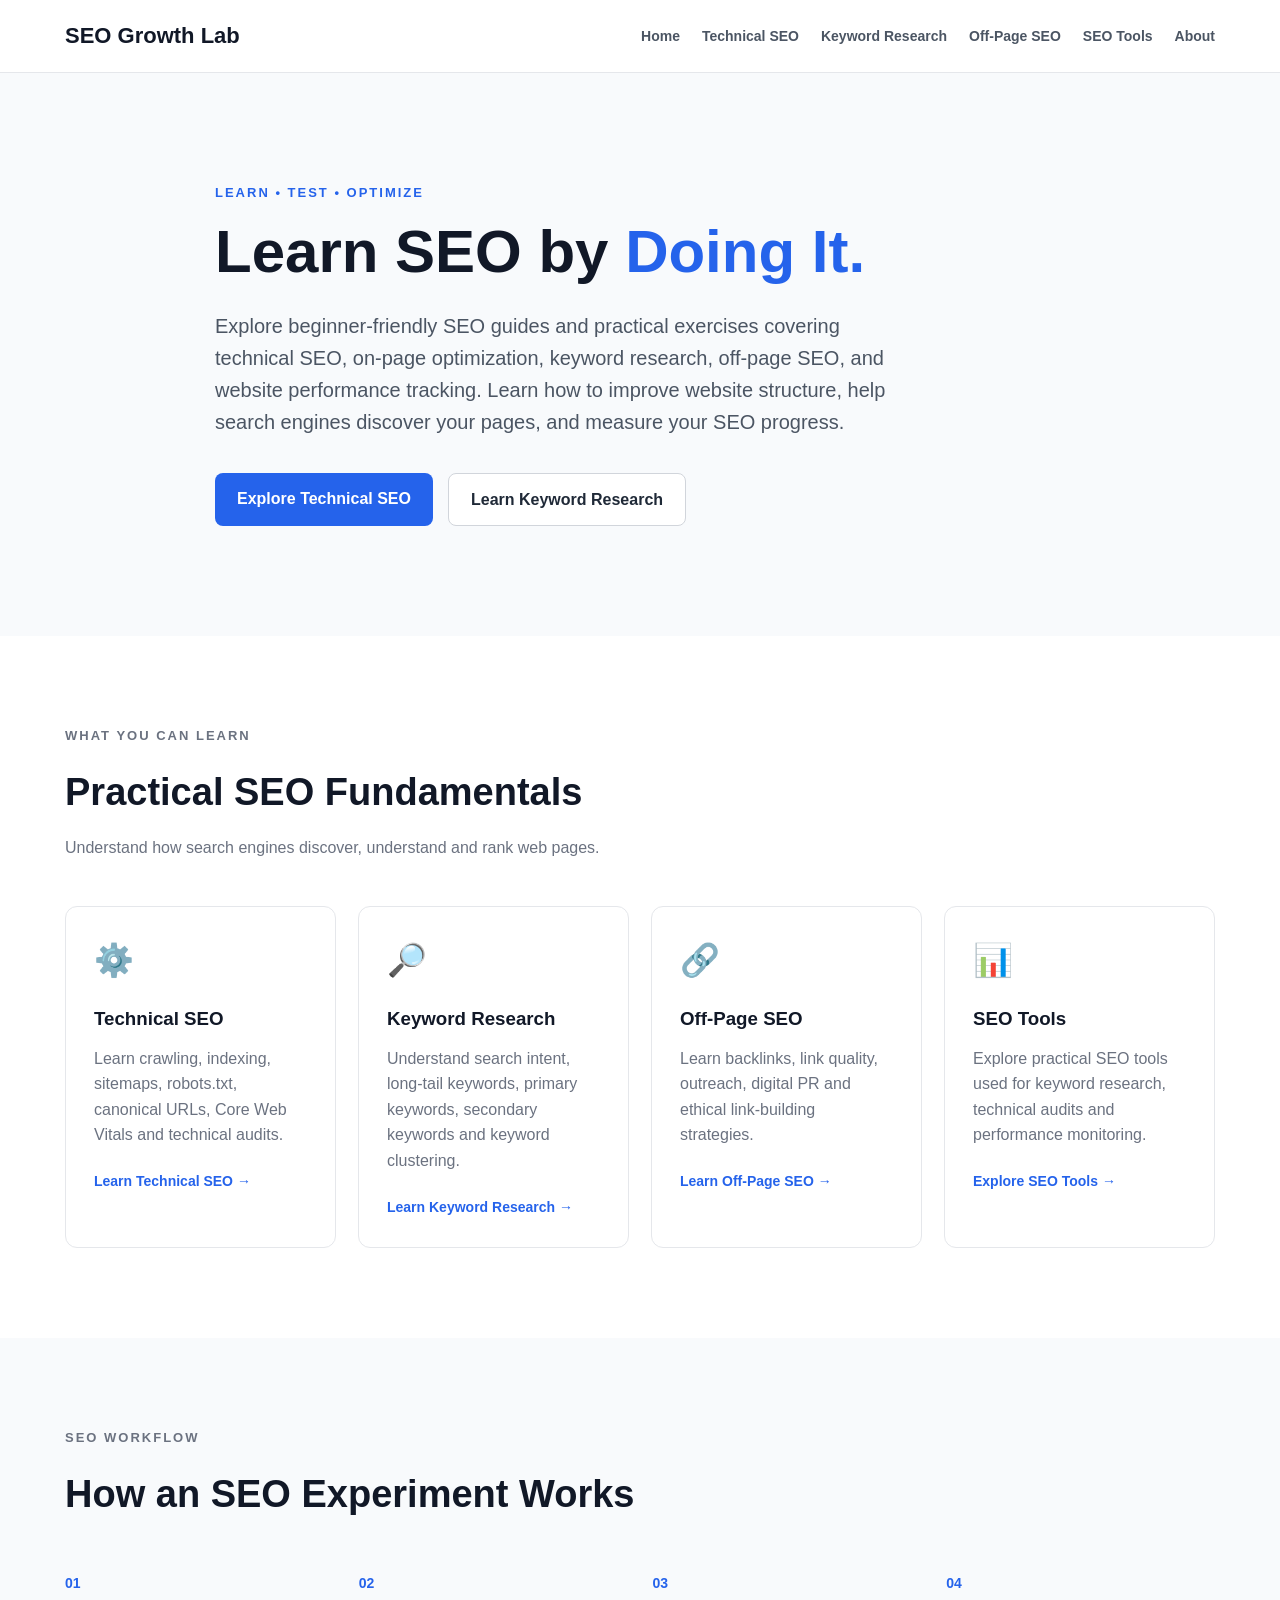
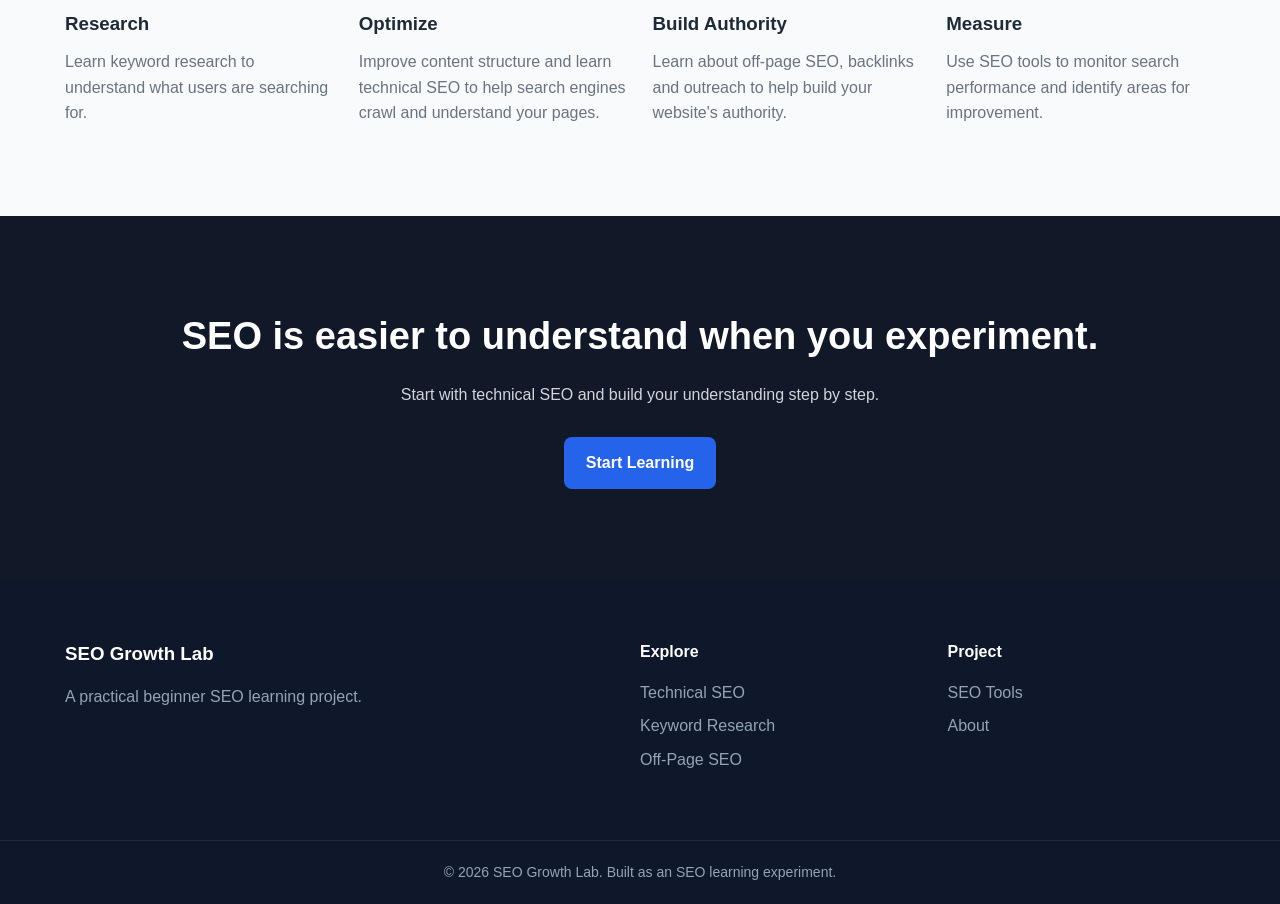
<file: index.html>
<!DOCTYPE html>
<html lang="en">

<head>

    <meta charset="UTF-8">

    <meta name="viewport" content="width=device-width, initial-scale=1.0">
    <meta name="google-site-verification" content="wiXPfXREW62_UJSF7Dm9DolLZXf7I7LOXOorMlqfQN0" />

    <title>SEO Growth Lab | Beginner SEO Learning Hub</title>

    <meta name="description"
          content="Learn SEO basics, technical SEO, keyword research and off-page SEO with practical beginner-friendly guides.">

    <meta name="robots" content="index, follow">

    <link rel="canonical" href="https://dhanalakshmi-ravi.github.io/seo-growth-lab/">

    <link rel="stylesheet" href="css/style.css">

    <!-- Basic Organization Schema -->
    <script type="application/ld+json">
    {
        "@context": "https://schema.org",
        "@type": "WebSite",
        "name": "SEO Growth Lab",
        "description": "A beginner-friendly learning hub for SEO.",
        "url": "https://dhanalakshmi-ravi.github.io/seo-growth-lab/"
    }
    </script>

</head>

<body>

<header class="header">

    <div class="container nav-container">

        <a href="index.html" class="logo">
            SEO Growth Lab
        </a>

        <nav>
            <a href="index.html">Home</a>
            <a href="technical-seo.html">Technical SEO</a>
            <a href="keyword-research.html">Keyword Research</a>
            <a href="off-page-seo.html">Off-Page SEO</a>
            <a href="seo-tools.html">SEO Tools</a>
            <a href="about.html">About</a>
        </nav>

    </div>

</header>


<main>

    <!-- HERO -->

    <section class="hero">

        <div class="container hero-content">

            <p class="eyebrow">LEARN • TEST • OPTIMIZE</p>

            <h1>
                Learn SEO by
                <span>Doing It.</span>
            </h1>

            <p class="hero-text">
                 Explore beginner-friendly SEO guides and practical exercises
                 covering technical SEO, on-page optimization, keyword research,
                 off-page SEO, and website performance tracking. Learn how to
                 improve website structure, help search engines discover your pages,
                 and measure your SEO progress.
            </p>

            <div class="hero-buttons">

                <a href="technical-seo.html" class="btn primary">
                    Explore Technical SEO
                </a>

                <a href="keyword-research.html" class="btn secondary">
                    Learn Keyword Research
                </a>

            </div>

        </div>

    </section>


    <!-- TOPICS -->

    <section class="section">

        <div class="container">

            <div class="section-heading">

                <p class="eyebrow">WHAT YOU CAN LEARN</p>

                <h2>
                    Practical SEO Fundamentals
                </h2>

                <p>
                    Understand how search engines discover,
                    understand and rank web pages.
                </p>

            </div>


            <div class="cards">

                <article class="card">

                    <div class="card-icon">⚙️</div>

                    <h3>Technical SEO</h3>

                    <p>
                        Learn crawling, indexing, sitemaps,
                        robots.txt, canonical URLs, Core Web Vitals
                        and technical audits.
                    </p>

                    <a href="technical-seo.html">
                        Learn Technical SEO →
                    </a>

                </article>


                <article class="card">

                    <div class="card-icon">🔎</div>

                    <h3>Keyword Research</h3>

                    <p>
                        Understand search intent, long-tail keywords,
                        primary keywords, secondary keywords and
                        keyword clustering.
                    </p>

                    <a href="keyword-research.html">
                        Learn Keyword Research →
                    </a>

                </article>


                <article class="card">

                    <div class="card-icon">🔗</div>

                    <h3>Off-Page SEO</h3>

                    <p>
                        Learn backlinks, link quality, outreach,
                        digital PR and ethical link-building strategies.
                    </p>

                    <a href="off-page-seo.html">
                        Learn Off-Page SEO →
                    </a>

                </article>


                <article class="card">

                    <div class="card-icon">📊</div>

                    <h3>SEO Tools</h3>

                    <p>
                        Explore practical SEO tools used for
                        keyword research, technical audits and
                        performance monitoring.
                    </p>

                    <a href="seo-tools.html">
                        Explore SEO Tools →
                    </a>

                </article>

            </div>

        </div>

    </section>


    <!-- SEO PROCESS -->

    <section class="section light">

        <div class="container">

            <div class="section-heading">

                <p class="eyebrow">SEO WORKFLOW</p>

                <h2>How an SEO Experiment Works</h2>

            </div>


            <div class="process">

                <div class="process-step">

                    <span>01</span>

                    <h3>Research</h3>

                    <p>
                        Learn <a href="keyword-research.html">keyword research</a>
                        to understand what users are searching for.
                    </p>

                </div>


                <div class="process-step">

                    <span>02</span>

                    <h3>Optimize</h3>

                    <p>
                        Improve content structure and learn
                        <a href="technical-seo.html">technical SEO</a>
                        to help search engines crawl and understand your pages.
                    </p>

                </div>


                <div class="process-step">

                    <span>03</span>

                    <h3>Build Authority</h3>

                    <p>
                        Learn about <a href="off-page-seo.html">off-page SEO</a>,
                        backlinks and outreach to help build your website's authority.
                    </p>

                </div>


                <div class="process-step">

                    <span>04</span>

                    <h3>Measure</h3>

                    <p>
                         Use <a href="seo-tools.html">SEO tools</a> to monitor
                         search performance and identify areas for improvement.
                    </p>

                </div>

            </div>

        </div>

    </section>


    <!-- CTA -->

    <section class="cta">

        <div class="container">

            <h2>
                SEO is easier to understand when you experiment.
            </h2>

            <p>
                Start with technical SEO and build your understanding
                step by step.
            </p>

            <a href="technical-seo.html" class="btn primary">
                Start Learning
            </a>

        </div>

    </section>

</main>


<footer>

    <div class="container footer-content">

        <div>

            <h3>SEO Growth Lab</h3>

            <p>
                A practical beginner SEO learning project.
            </p>

        </div>


        <div>

            <h4>Explore</h4>

            <a href="technical-seo.html">Technical SEO</a>
            <a href="keyword-research.html">Keyword Research</a>
            <a href="off-page-seo.html">Off-Page SEO</a>

        </div>


        <div>

            <h4>Project</h4>

            <a href="seo-tools.html">SEO Tools</a>
            <a href="about.html">About</a>

        </div>

    </div>


    <div class="copyright">

        <p>
            © 2026 SEO Growth Lab. Built as an SEO learning experiment.
        </p>

    </div>

</footer>


</body>
</html>
</file>
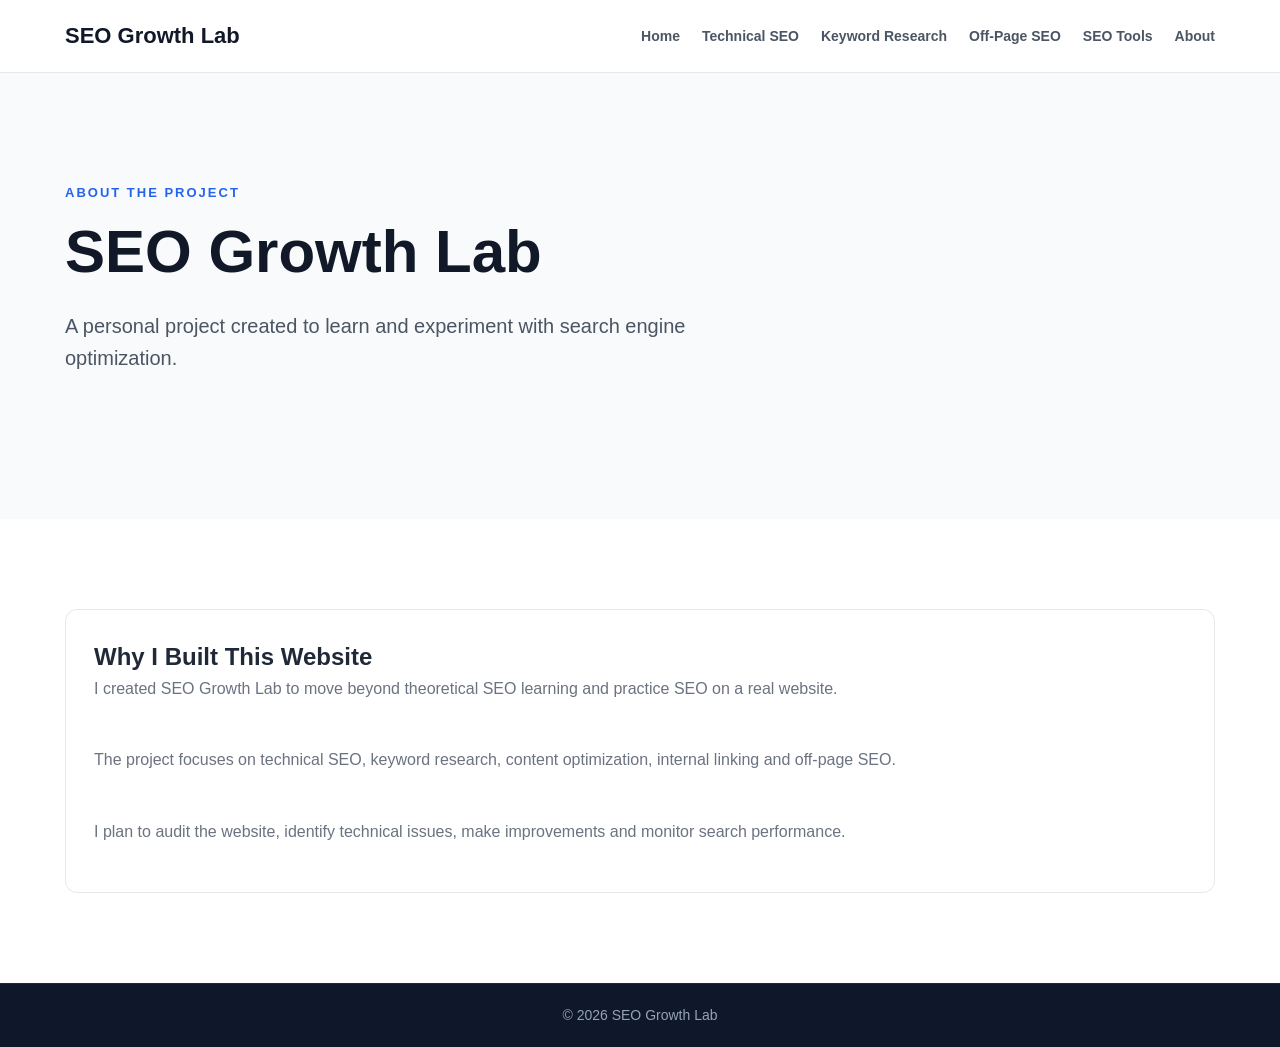
<file: about.html>
<!DOCTYPE html>
<html lang="en">

<head>

    <meta charset="UTF-8">

    <meta name="viewport" content="width=device-width, initial-scale=1.0">

    <title>About SEO Growth Lab | SEO Learning Project</title>

    <meta name="description"
          content="Learn about the SEO Growth Lab personal SEO learning and experimentation project.">

    <meta name="robots" content="index, follow">

    <link rel="canonical"
          href="https://dhanalakshmi-ravi.github.io/seo-growth-lab/about.html">

    <link rel="stylesheet" href="css/style.css">

</head>

<body>

<header class="header">

    <div class="container nav-container">

        <a href="index.html" class="logo">
            SEO Growth Lab
        </a>

        <nav>
            <a href="index.html">Home</a>
            <a href="technical-seo.html">Technical SEO</a>
            <a href="keyword-research.html">Keyword Research</a>
            <a href="off-page-seo.html">Off-Page SEO</a>
            <a href="seo-tools.html">SEO Tools</a>
            <a href="about.html">About</a>
        </nav>

    </div>

</header>


<main>

<section class="hero">

    <div class="container">

        <p class="eyebrow">ABOUT THE PROJECT</p>

        <h1>SEO Growth Lab</h1>

        <p class="hero-text">
            A personal project created to learn and experiment
            with search engine optimization.
        </p>

    </div>

</section>


<section class="section">

    <div class="container">

        <div class="card">

            <h2>Why I Built This Website</h2>

            <p>
                I created SEO Growth Lab to move beyond theoretical
                SEO learning and practice SEO on a real website.
            </p>

            <br>

            <p>
                The project focuses on technical SEO, keyword research,
                content optimization, internal linking and off-page SEO.
            </p>

            <br>

            <p>
                I plan to audit the website, identify technical issues,
                make improvements and monitor search performance.
            </p>

        </div>

    </div>

</section>

</main>


<footer>

    <div class="copyright">

        <p>© 2026 SEO Growth Lab</p>

    </div>

</footer>

</body>

</html>
</file>
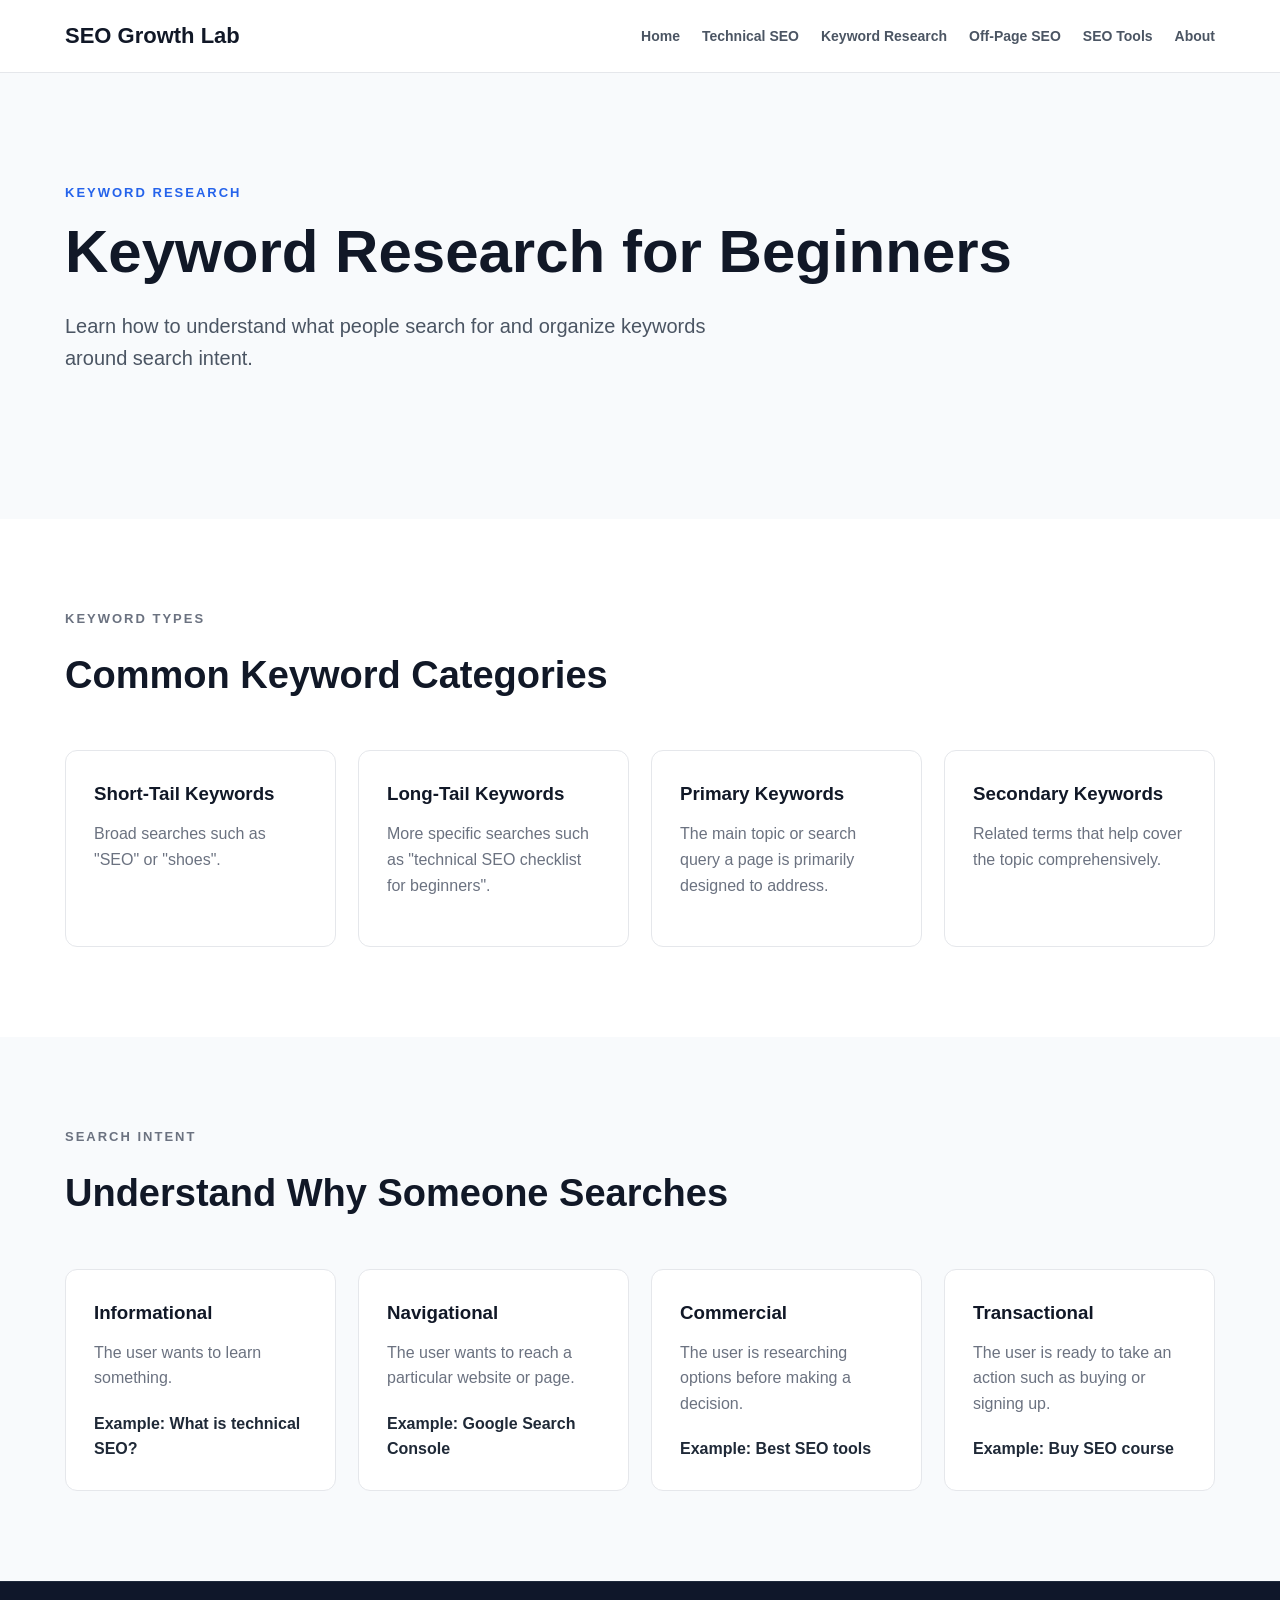
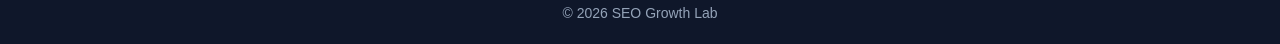
<file: keyword-research.html>
<!DOCTYPE html>
<html lang="en">

<head>

    <meta charset="UTF-8">

    <meta name="viewport" content="width=device-width, initial-scale=1.0">

    <title>Keyword Research for Beginners | SEO Growth Lab</title>

    <meta name="description"
          content="Learn keyword research, search intent, short-tail keywords, long-tail keywords and keyword clustering for SEO.">

    <meta name="robots" content="index, follow">

    <link rel="canonical"
          href="https://dhanalakshmi-ravi.github.io/seo-growth-lab/keyword-research.html">

    <link rel="stylesheet" href="css/style.css">

</head>

<body>

<header class="header">

    <div class="container nav-container">

        <a href="index.html" class="logo">SEO Growth Lab</a>

        <nav>
            <a href="index.html">Home</a>
            <a href="technical-seo.html">Technical SEO</a>
            <a href="keyword-research.html">Keyword Research</a>
            <a href="off-page-seo.html">Off-Page SEO</a>
            <a href="seo-tools.html">SEO Tools</a>
            <a href="about.html">About</a>
        </nav>

    </div>

</header>


<main>

<section class="hero">

    <div class="container">

        <p class="eyebrow">KEYWORD RESEARCH</p>

        <h1>Keyword Research for Beginners</h1>

        <p class="hero-text">
            Learn how to understand what people search for
            and organize keywords around search intent.
        </p>

    </div>

</section>


<section class="section">

    <div class="container">

        <div class="section-heading">

            <p class="eyebrow">KEYWORD TYPES</p>

            <h2>Common Keyword Categories</h2>

        </div>


        <div class="cards">

            <article class="card">

                <h3>Short-Tail Keywords</h3>

                <p>
                    Broad searches such as "SEO" or "shoes".
                </p>

            </article>


            <article class="card">

                <h3>Long-Tail Keywords</h3>

                <p>
                    More specific searches such as
                    "technical SEO checklist for beginners".
                </p>

            </article>


            <article class="card">

                <h3>Primary Keywords</h3>

                <p>
                    The main topic or search query a page is
                    primarily designed to address.
                </p>

            </article>


            <article class="card">

                <h3>Secondary Keywords</h3>

                <p>
                    Related terms that help cover the topic
                    comprehensively.
                </p>

            </article>

        </div>

    </div>

</section>


<section class="section light">

    <div class="container">

        <div class="section-heading">

            <p class="eyebrow">SEARCH INTENT</p>

            <h2>Understand Why Someone Searches</h2>

        </div>


        <div class="cards">

            <article class="card">

                <h3>Informational</h3>

                <p>
                    The user wants to learn something.
                </p>

                <strong>
                    Example: What is technical SEO?
                </strong>

            </article>


            <article class="card">

                <h3>Navigational</h3>

                <p>
                    The user wants to reach a particular
                    website or page.
                </p>

                <strong>
                    Example: Google Search Console
                </strong>

            </article>


            <article class="card">

                <h3>Commercial</h3>

                <p>
                    The user is researching options before
                    making a decision.
                </p>

                <strong>
                    Example: Best SEO tools
                </strong>

            </article>


            <article class="card">

                <h3>Transactional</h3>

                <p>
                    The user is ready to take an action such
                    as buying or signing up.
                </p>

                <strong>
                    Example: Buy SEO course
                </strong>

            </article>

        </div>

    </div>

</section>

</main>


<footer>

    <div class="copyright">

        <p>© 2026 SEO Growth Lab</p>

    </div>

</footer>

</body>

</html>
</file>
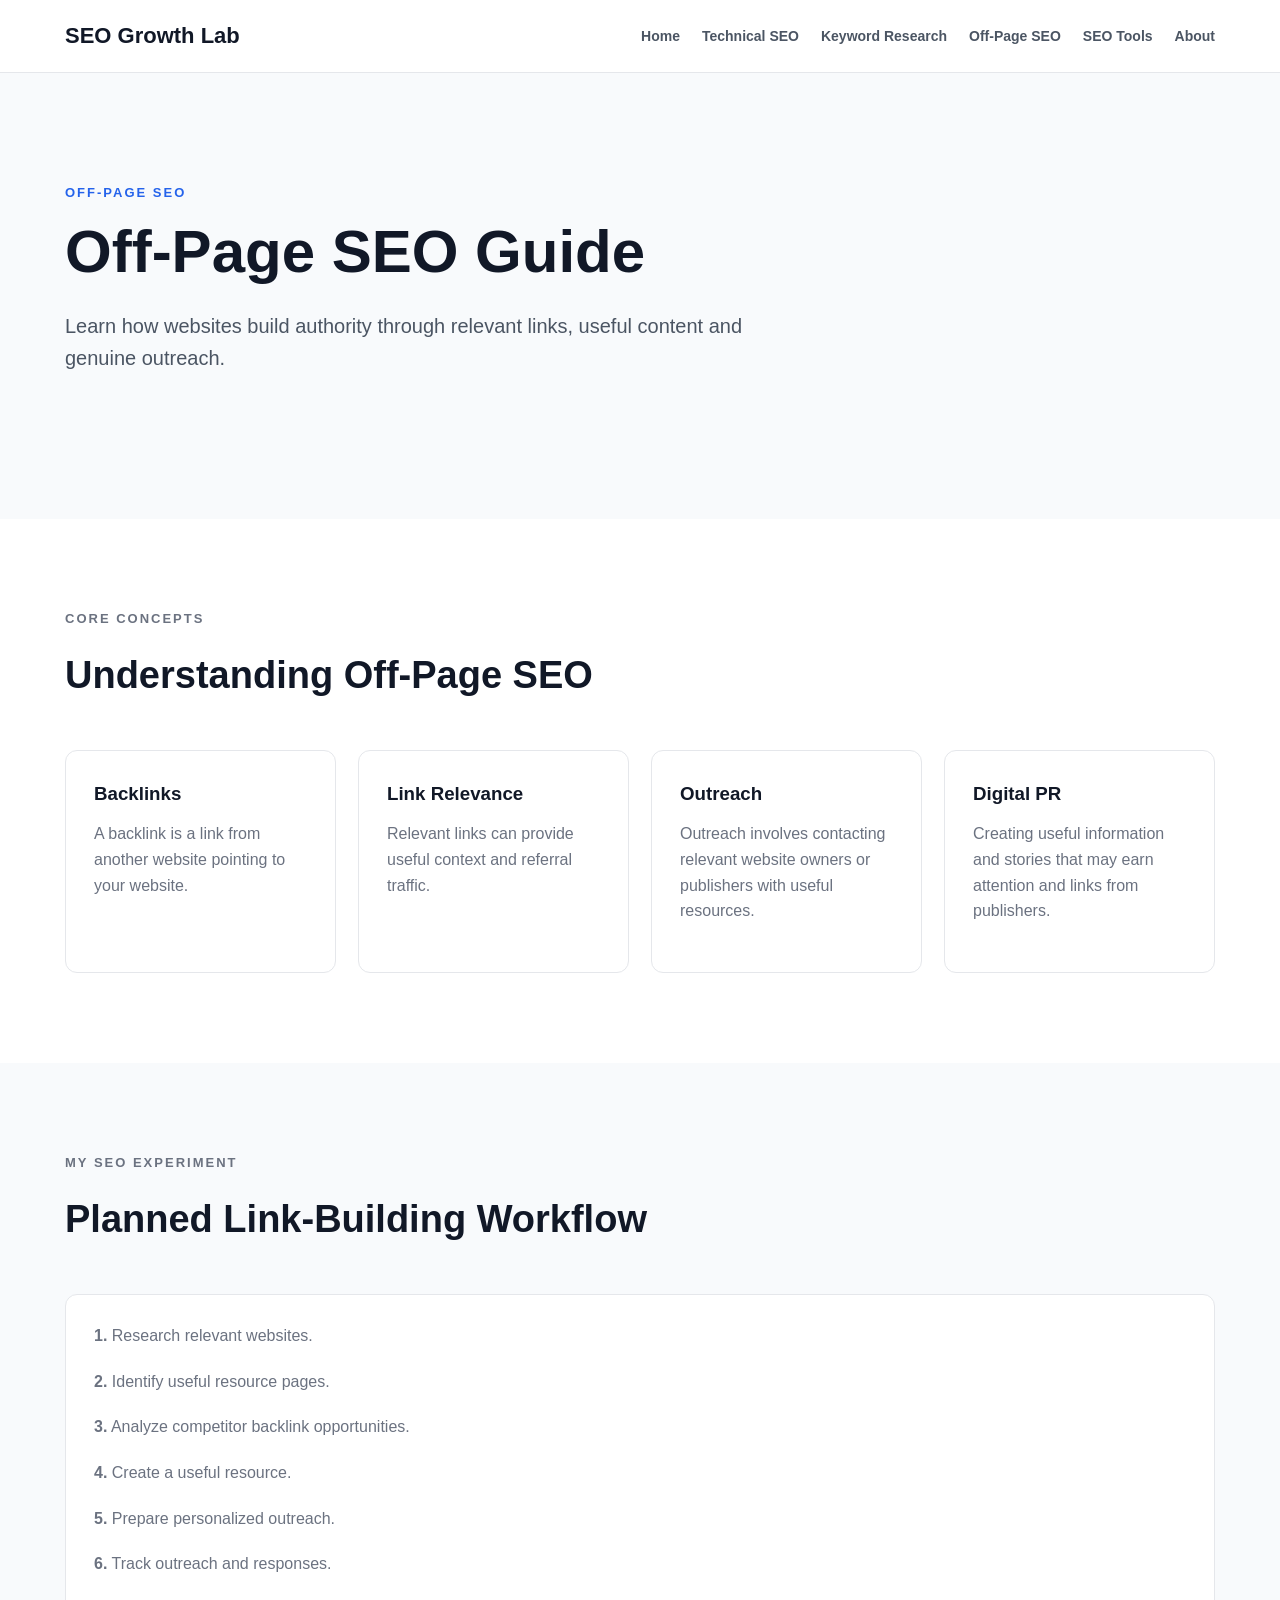
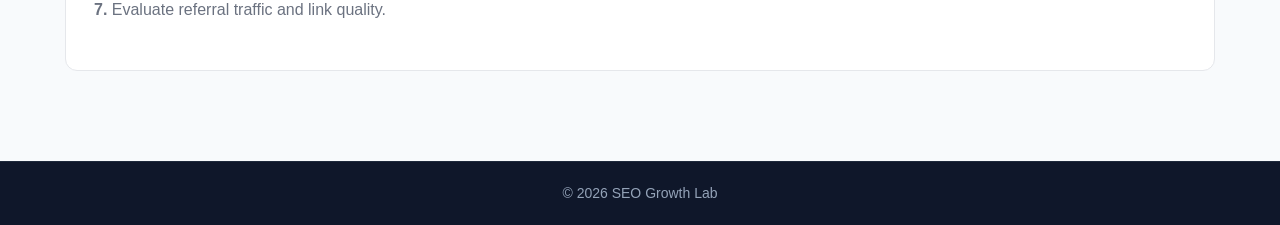
<file: off-page-seo.html>
<!DOCTYPE html>
<html lang="en">

<head>

    <meta charset="UTF-8">

    <meta name="viewport" content="width=device-width, initial-scale=1.0">

    <title>Off-Page SEO Guide | Backlinks and Outreach</title>

    <meta name="description"
          content="Learn off-page SEO fundamentals including backlinks, link quality, outreach, digital PR and ethical link building.">

    <meta name="robots" content="index, follow">

    <link rel="canonical"
          href="https://dhanalakshmi-ravi.github.io/seo-growth-lab/off-page-seo.html">

    <link rel="stylesheet" href="css/style.css">

</head>

<body>

<header class="header">

    <div class="container nav-container">

        <a href="index.html" class="logo">SEO Growth Lab</a>

        <nav>
            <a href="index.html">Home</a>
            <a href="technical-seo.html">Technical SEO</a>
            <a href="keyword-research.html">Keyword Research</a>
            <a href="off-page-seo.html">Off-Page SEO</a>
            <a href="seo-tools.html">SEO Tools</a>
            <a href="about.html">About</a>
        </nav>

    </div>

</header>


<main>

<section class="hero">

    <div class="container">

        <p class="eyebrow">OFF-PAGE SEO</p>

        <h1>Off-Page SEO Guide</h1>

        <p class="hero-text">
            Learn how websites build authority through relevant
            links, useful content and genuine outreach.
        </p>

    </div>

</section>


<section class="section">

    <div class="container">

        <div class="section-heading">

            <p class="eyebrow">CORE CONCEPTS</p>

            <h2>Understanding Off-Page SEO</h2>

        </div>


        <div class="cards">

            <article class="card">

                <h3>Backlinks</h3>

                <p>
                    A backlink is a link from another website
                    pointing to your website.
                </p>

            </article>


            <article class="card">

                <h3>Link Relevance</h3>

                <p>
                    Relevant links can provide useful context
                    and referral traffic.
                </p>

            </article>


            <article class="card">

                <h3>Outreach</h3>

                <p>
                    Outreach involves contacting relevant website
                    owners or publishers with useful resources.
                </p>

            </article>


            <article class="card">

                <h3>Digital PR</h3>

                <p>
                    Creating useful information and stories that
                    may earn attention and links from publishers.
                </p>

            </article>

        </div>

    </div>

</section>


<section class="section light">

    <div class="container">

        <div class="section-heading">

            <p class="eyebrow">MY SEO EXPERIMENT</p>

            <h2>Planned Link-Building Workflow</h2>

        </div>


        <div class="card">

            <p><strong>1.</strong> Research relevant websites.</p>

            <p><strong>2.</strong> Identify useful resource pages.</p>

            <p><strong>3.</strong> Analyze competitor backlink opportunities.</p>

            <p><strong>4.</strong> Create a useful resource.</p>

            <p><strong>5.</strong> Prepare personalized outreach.</p>

            <p><strong>6.</strong> Track outreach and responses.</p>

            <p><strong>7.</strong> Evaluate referral traffic and link quality.</p>

        </div>

    </div>

</section>

</main>


<footer>

    <div class="copyright">

        <p>© 2026 SEO Growth Lab</p>

    </div>

</footer>

</body>

</html>
</file>
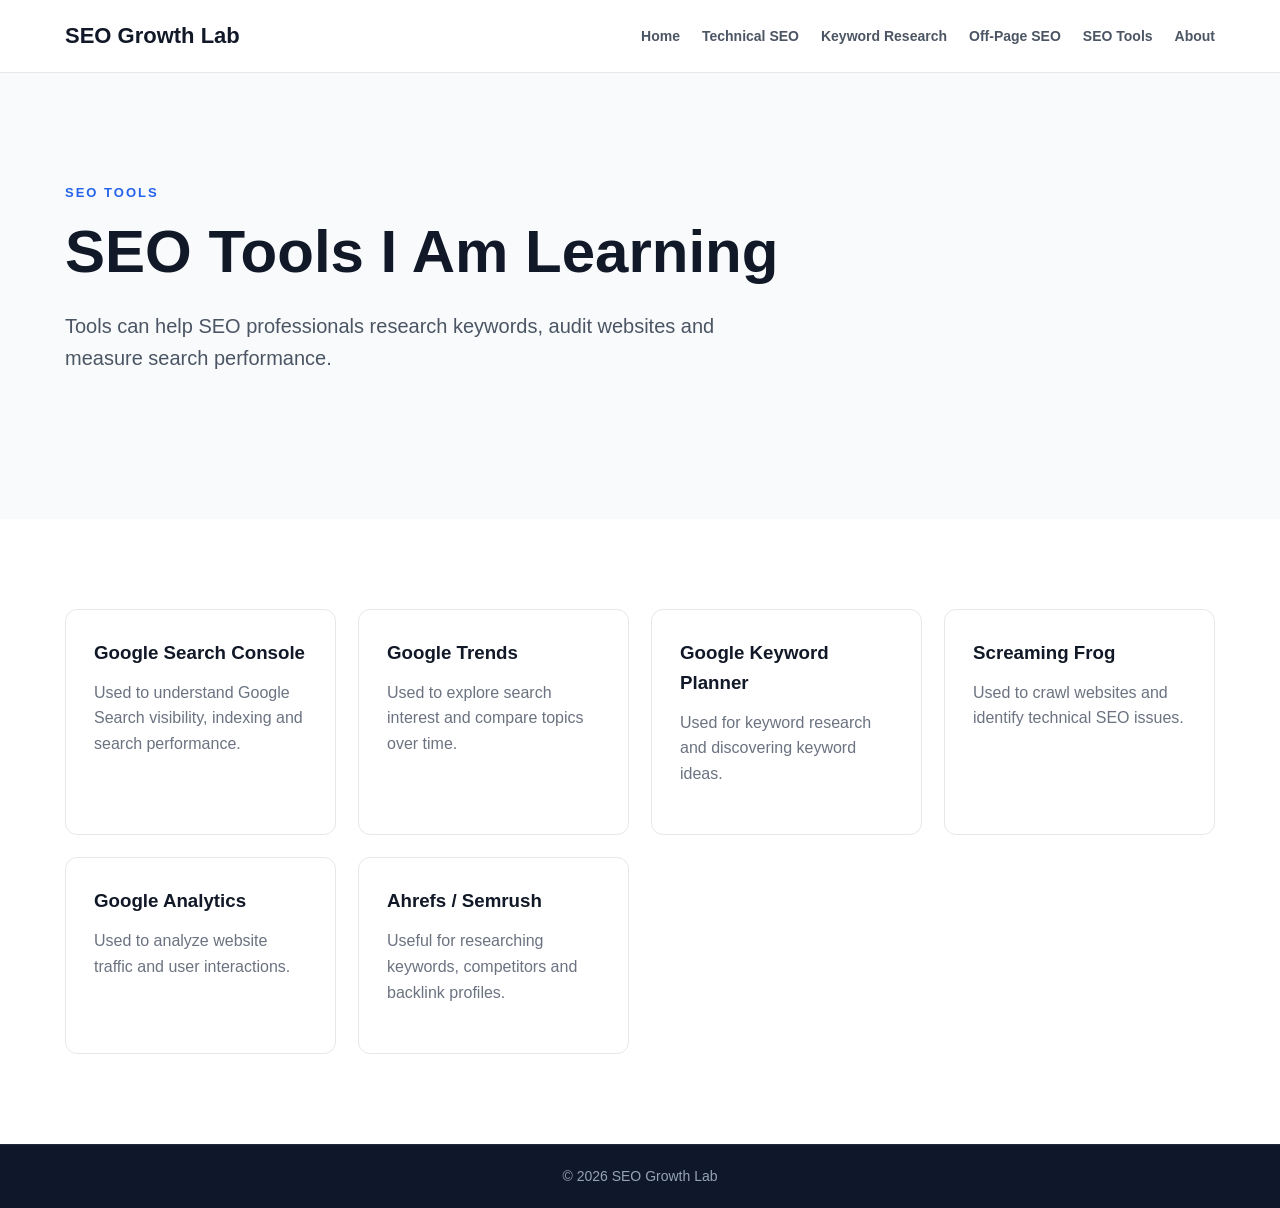
<file: seo-tools.html>
<!DOCTYPE html>
<html lang="en">

<head>

    <meta charset="UTF-8">

    <meta name="viewport" content="width=device-width, initial-scale=1.0">

    <title>SEO Tools for Beginners | SEO Growth Lab</title>

    <meta name="description"
          content="Explore SEO tools for technical SEO audits, keyword research, search performance and website analytics.">

    <meta name="robots" content="index, follow">

    <link rel="canonical"
          href="https://dhanalakshmi-ravi.github.io/seo-growth-lab/seo-tools.html">

    <link rel="stylesheet" href="css/style.css">

</head>

<body>

<header class="header">

    <div class="container nav-container">

        <a href="index.html" class="logo">SEO Growth Lab</a>

        <nav>
            <a href="index.html">Home</a>
            <a href="technical-seo.html">Technical SEO</a>
            <a href="keyword-research.html">Keyword Research</a>
            <a href="off-page-seo.html">Off-Page SEO</a>
            <a href="seo-tools.html">SEO Tools</a>
            <a href="about.html">About</a>
        </nav>

    </div>

</header>


<main>

<section class="hero">

    <div class="container">

        <p class="eyebrow">SEO TOOLS</p>

        <h1>SEO Tools I Am Learning</h1>

        <p class="hero-text">
            Tools can help SEO professionals research keywords,
            audit websites and measure search performance.
        </p>

    </div>

</section>


<section class="section">

    <div class="container">

        <div class="cards">

            <article class="card">

                <h3>Google Search Console</h3>

                <p>
                    Used to understand Google Search visibility,
                    indexing and search performance.
                </p>

            </article>


            <article class="card">

                <h3>Google Trends</h3>

                <p>
                    Used to explore search interest and compare
                    topics over time.
                </p>

            </article>


            <article class="card">

                <h3>Google Keyword Planner</h3>

                <p>
                    Used for keyword research and discovering
                    keyword ideas.
                </p>

            </article>


            <article class="card">

                <h3>Screaming Frog</h3>

                <p>
                    Used to crawl websites and identify technical
                    SEO issues.
                </p>

            </article>


            <article class="card">

                <h3>Google Analytics</h3>

                <p>
                    Used to analyze website traffic and user
                    interactions.
                </p>

            </article>


            <article class="card">

                <h3>Ahrefs / Semrush</h3>

                <p>
                    Useful for researching keywords, competitors
                    and backlink profiles.
                </p>

            </article>

        </div>

    </div>

</section>

</main>


<footer>

    <div class="copyright">

        <p>© 2026 SEO Growth Lab</p>

    </div>

</footer>

</body>

</html>
</file>
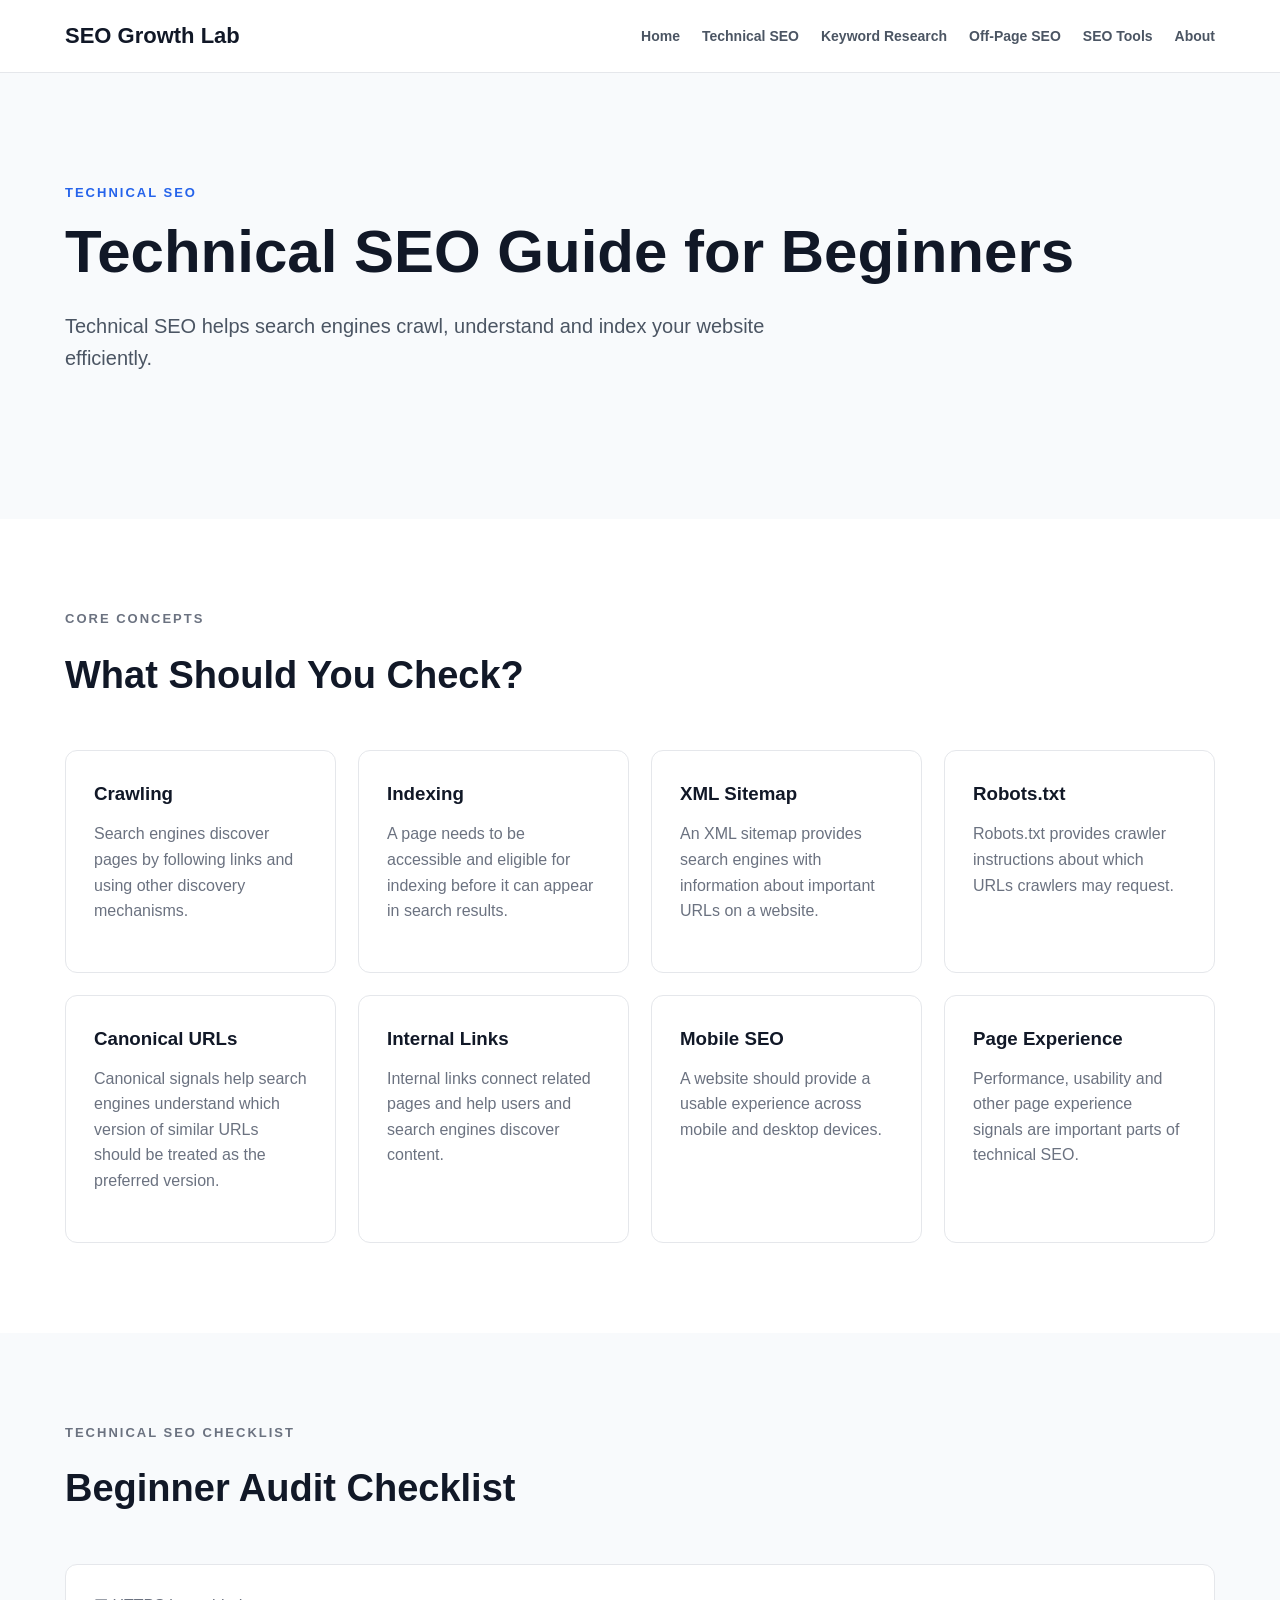
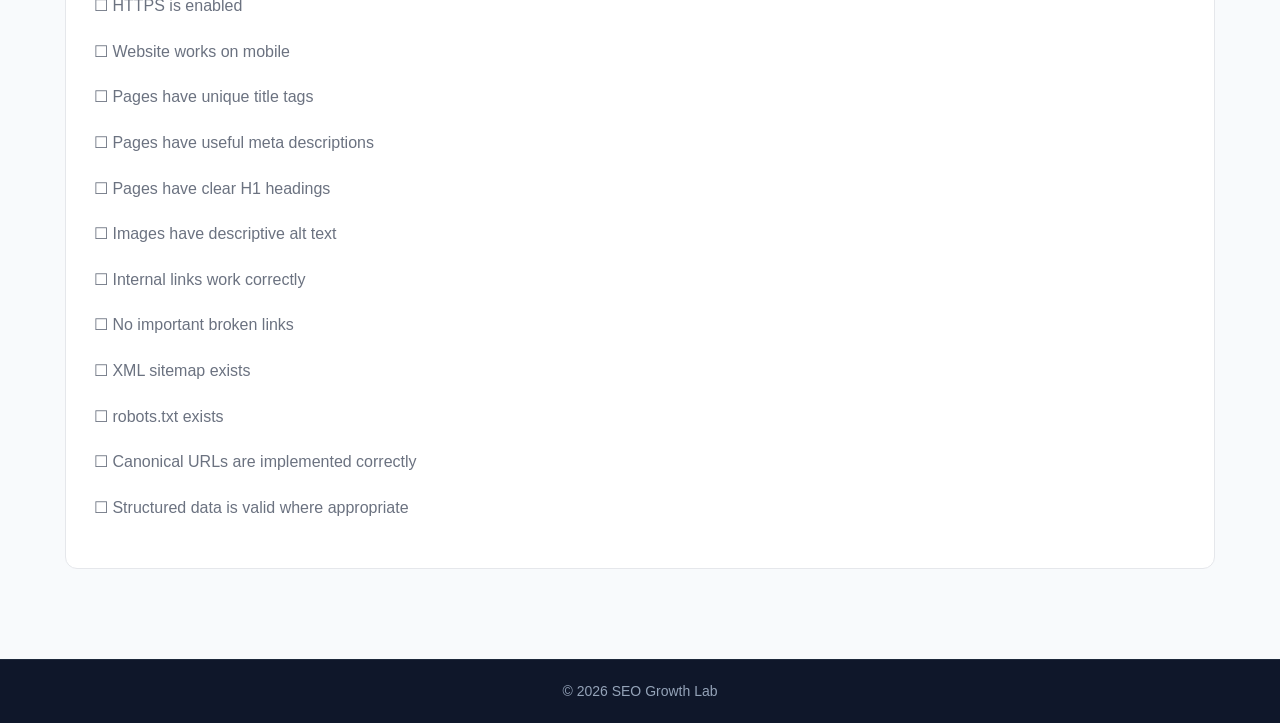
<file: technical-seo.html>
<!DOCTYPE html>
<html lang="en">

<head>

    <meta charset="UTF-8">

    <meta name="viewport" content="width=device-width, initial-scale=1.0">

    <title>Technical SEO Guide for Beginners | SEO Growth Lab</title>

    <meta name="description"
          content="Learn technical SEO fundamentals including crawling, indexing, robots.txt, XML sitemaps, canonical URLs, internal links and Core Web Vitals.">

    <meta name="robots" content="index, follow">

    <link rel="canonical"
          href="https://dhanalakshmi-ravi.github.io/seo-growth-lab/technical-seo.html">

    <link rel="stylesheet" href="css/style.css">

</head>

<body>

<header class="header">

    <div class="container nav-container">

        <a href="index.html" class="logo">
            SEO Growth Lab
        </a>

        <nav>
            <a href="index.html">Home</a>
            <a href="technical-seo.html">Technical SEO</a>
            <a href="keyword-research.html">Keyword Research</a>
            <a href="off-page-seo.html">Off-Page SEO</a>
            <a href="seo-tools.html">SEO Tools</a>
            <a href="about.html">About</a>
        </nav>

    </div>

</header>


<main>

<section class="hero">

    <div class="container">

        <p class="eyebrow">TECHNICAL SEO</p>

        <h1>Technical SEO Guide for Beginners</h1>

        <p class="hero-text">
            Technical SEO helps search engines crawl, understand
            and index your website efficiently.
        </p>

    </div>

</section>


<section class="section">

    <div class="container">

        <div class="section-heading">

            <p class="eyebrow">CORE CONCEPTS</p>

            <h2>What Should You Check?</h2>

        </div>


        <div class="cards">

            <article class="card">

                <h3>Crawling</h3>

                <p>
                    Search engines discover pages by following links
                    and using other discovery mechanisms.
                </p>

            </article>


            <article class="card">

                <h3>Indexing</h3>

                <p>
                    A page needs to be accessible and eligible for
                    indexing before it can appear in search results.
                </p>

            </article>


            <article class="card">

                <h3>XML Sitemap</h3>

                <p>
                    An XML sitemap provides search engines with
                    information about important URLs on a website.
                </p>

            </article>


            <article class="card">

                <h3>Robots.txt</h3>

                <p>
                    Robots.txt provides crawler instructions about
                    which URLs crawlers may request.
                </p>

            </article>


            <article class="card">

                <h3>Canonical URLs</h3>

                <p>
                    Canonical signals help search engines understand
                    which version of similar URLs should be treated
                    as the preferred version.
                </p>

            </article>


            <article class="card">

                <h3>Internal Links</h3>

                <p>
                    Internal links connect related pages and help users
                    and search engines discover content.
                </p>

            </article>


            <article class="card">

                <h3>Mobile SEO</h3>

                <p>
                    A website should provide a usable experience
                    across mobile and desktop devices.
                </p>

            </article>


            <article class="card">

                <h3>Page Experience</h3>

                <p>
                    Performance, usability and other page experience
                    signals are important parts of technical SEO.
                </p>

            </article>

        </div>

    </div>

</section>


<section class="section light">

    <div class="container">

        <div class="section-heading">

            <p class="eyebrow">TECHNICAL SEO CHECKLIST</p>

            <h2>Beginner Audit Checklist</h2>

        </div>


        <div class="card">

            <p>☐ HTTPS is enabled</p>

            <p>☐ Website works on mobile</p>

            <p>☐ Pages have unique title tags</p>

            <p>☐ Pages have useful meta descriptions</p>

            <p>☐ Pages have clear H1 headings</p>

            <p>☐ Images have descriptive alt text</p>

            <p>☐ Internal links work correctly</p>

            <p>☐ No important broken links</p>

            <p>☐ XML sitemap exists</p>

            <p>☐ robots.txt exists</p>

            <p>☐ Canonical URLs are implemented correctly</p>

            <p>☐ Structured data is valid where appropriate</p>

        </div>

    </div>

</section>

</main>


<footer>

    <div class="copyright">

        <p>
            © 2026 SEO Growth Lab
        </p>

    </div>

</footer>

</body>

</html>
</file>
<file: css/style.css>
* {
    margin: 0;
    padding: 0;
    box-sizing: border-box;
}

html {
    scroll-behavior: smooth;
}

body {
    font-family: Arial, Helvetica, sans-serif;
    line-height: 1.6;
    color: #1f2937;
    background: #ffffff;
}

a {
    text-decoration: none;
    color: inherit;
}

.container {
    width: 90%;
    max-width: 1150px;
    margin: auto;
}


/* ================= HEADER ================= */

.header {
    background: #ffffff;
    border-bottom: 1px solid #e5e7eb;
    position: sticky;
    top: 0;
    z-index: 1000;
}

.nav-container {
    min-height: 72px;
    display: flex;
    align-items: center;
    justify-content: space-between;
    gap: 30px;
}

.logo {
    font-size: 22px;
    font-weight: 800;
    color: #111827;
}

nav {
    display: flex;
    align-items: center;
    gap: 22px;
}

nav a {
    font-size: 14px;
    font-weight: 600;
    color: #4b5563;
}

nav a:hover {
    color: #2563eb;
}


/* ================= HERO ================= */

.hero {
    background: #f8fafc;
    padding: 110px 0;
}

.hero-content {
    max-width: 850px;
}

.eyebrow {
    font-size: 13px;
    font-weight: 800;
    letter-spacing: 2px;
    color: #2563eb;
    margin-bottom: 15px;
}

.hero h1 {
    font-size: 60px;
    line-height: 1.1;
    color: #111827;
    margin-bottom: 25px;
}

.hero h1 span {
    color: #2563eb;
}

.hero-text {
    font-size: 20px;
    color: #4b5563;
    max-width: 700px;
    margin-bottom: 35px;
}

.hero-buttons {
    display: flex;
    gap: 15px;
    flex-wrap: wrap;
}


/* ================= BUTTON ================= */

.btn {
    display: inline-block;
    padding: 13px 22px;
    border-radius: 8px;
    font-weight: 700;
    transition: 0.2s;
}

.primary {
    background: #2563eb;
    color: white;
}

.primary:hover {
    background: #1d4ed8;
}

.secondary {
    border: 1px solid #d1d5db;
    background: white;
}

.secondary:hover {
    border-color: #2563eb;
    color: #2563eb;
}


/* ================= SECTIONS ================= */

.section {
    padding: 90px 0;
}

.light {
    background: #f8fafc;
}

.section-heading {
    max-width: 700px;
    margin-bottom: 45px;
}

.section-heading h2 {
    font-size: 38px;
    color: #111827;
    margin-bottom: 12px;
}

.section-heading p {
    color: #6b7280;
}


/* ================= CARDS ================= */

.cards {
    display: grid;
    grid-template-columns: repeat(4, 1fr);
    gap: 22px;
}

.card {
    padding: 28px;
    border: 1px solid #e5e7eb;
    border-radius: 12px;
    background: white;
    transition: 0.2s;
}

.card:hover {
    transform: translateY(-4px);
    box-shadow: 0 10px 30px rgba(0,0,0,0.08);
}

.card-icon {
    font-size: 32px;
    margin-bottom: 18px;
}

.card h3 {
    margin-bottom: 12px;
    color: #111827;
}

.card p {
    color: #6b7280;
    margin-bottom: 20px;
}

.card a {
    color: #2563eb;
    font-weight: 700;
    font-size: 14px;
}


/* ================= PROCESS ================= */

.process {
    display: grid;
    grid-template-columns: repeat(4, 1fr);
    gap: 25px;
}

.process-step {
    position: relative;
}

.process-step span {
    display: inline-block;
    margin-bottom: 15px;
    font-size: 14px;
    font-weight: 800;
    color: #2563eb;
}

.process-step h3 {
    margin-bottom: 10px;
}

.process-step p {
    color: #6b7280;
}


/* ================= CTA ================= */

.cta {
    padding: 90px 20px;
    text-align: center;
    background: #111827;
    color: white;
}

.cta h2 {
    font-size: 38px;
    margin-bottom: 15px;
}

.cta p {
    color: #d1d5db;
    margin-bottom: 30px;
}


/* ================= FOOTER ================= */

footer {
    background: #0f172a;
    color: white;
}

.footer-content {
    padding: 60px 0;
    display: grid;
    grid-template-columns: 2fr 1fr 1fr;
    gap: 40px;
}

.footer-content h3,
.footer-content h4 {
    margin-bottom: 15px;
}

.footer-content p {
    color: #94a3b8;
}

.footer-content a {
    display: block;
    color: #94a3b8;
    margin-bottom: 8px;
}

.footer-content a:hover {
    color: white;
}

.copyright {
    border-top: 1px solid #1e293b;
    text-align: center;
    padding: 20px;
    color: #94a3b8;
    font-size: 14px;
}


/* ================= RESPONSIVE ================= */

@media (max-width: 900px) {

    .cards {
        grid-template-columns: repeat(2, 1fr);
    }

    .process {
        grid-template-columns: repeat(2, 1fr);
    }

    .nav-container {
        flex-direction: column;
        padding: 18px 0;
    }

    nav {
        flex-wrap: wrap;
        justify-content: center;
    }

    .hero h1 {
        font-size: 45px;
    }
}


@media (max-width: 600px) {

    .cards,
    .process,
    .footer-content {
        grid-template-columns: 1fr;
    }

    .hero {
        padding: 70px 0;
    }

    .hero h1 {
        font-size: 38px;
    }

    .hero-text {
        font-size: 17px;
    }

    .section {
        padding: 60px 0;
    }

    .section-heading h2 {
        font-size: 30px;
    }

}
</file>
